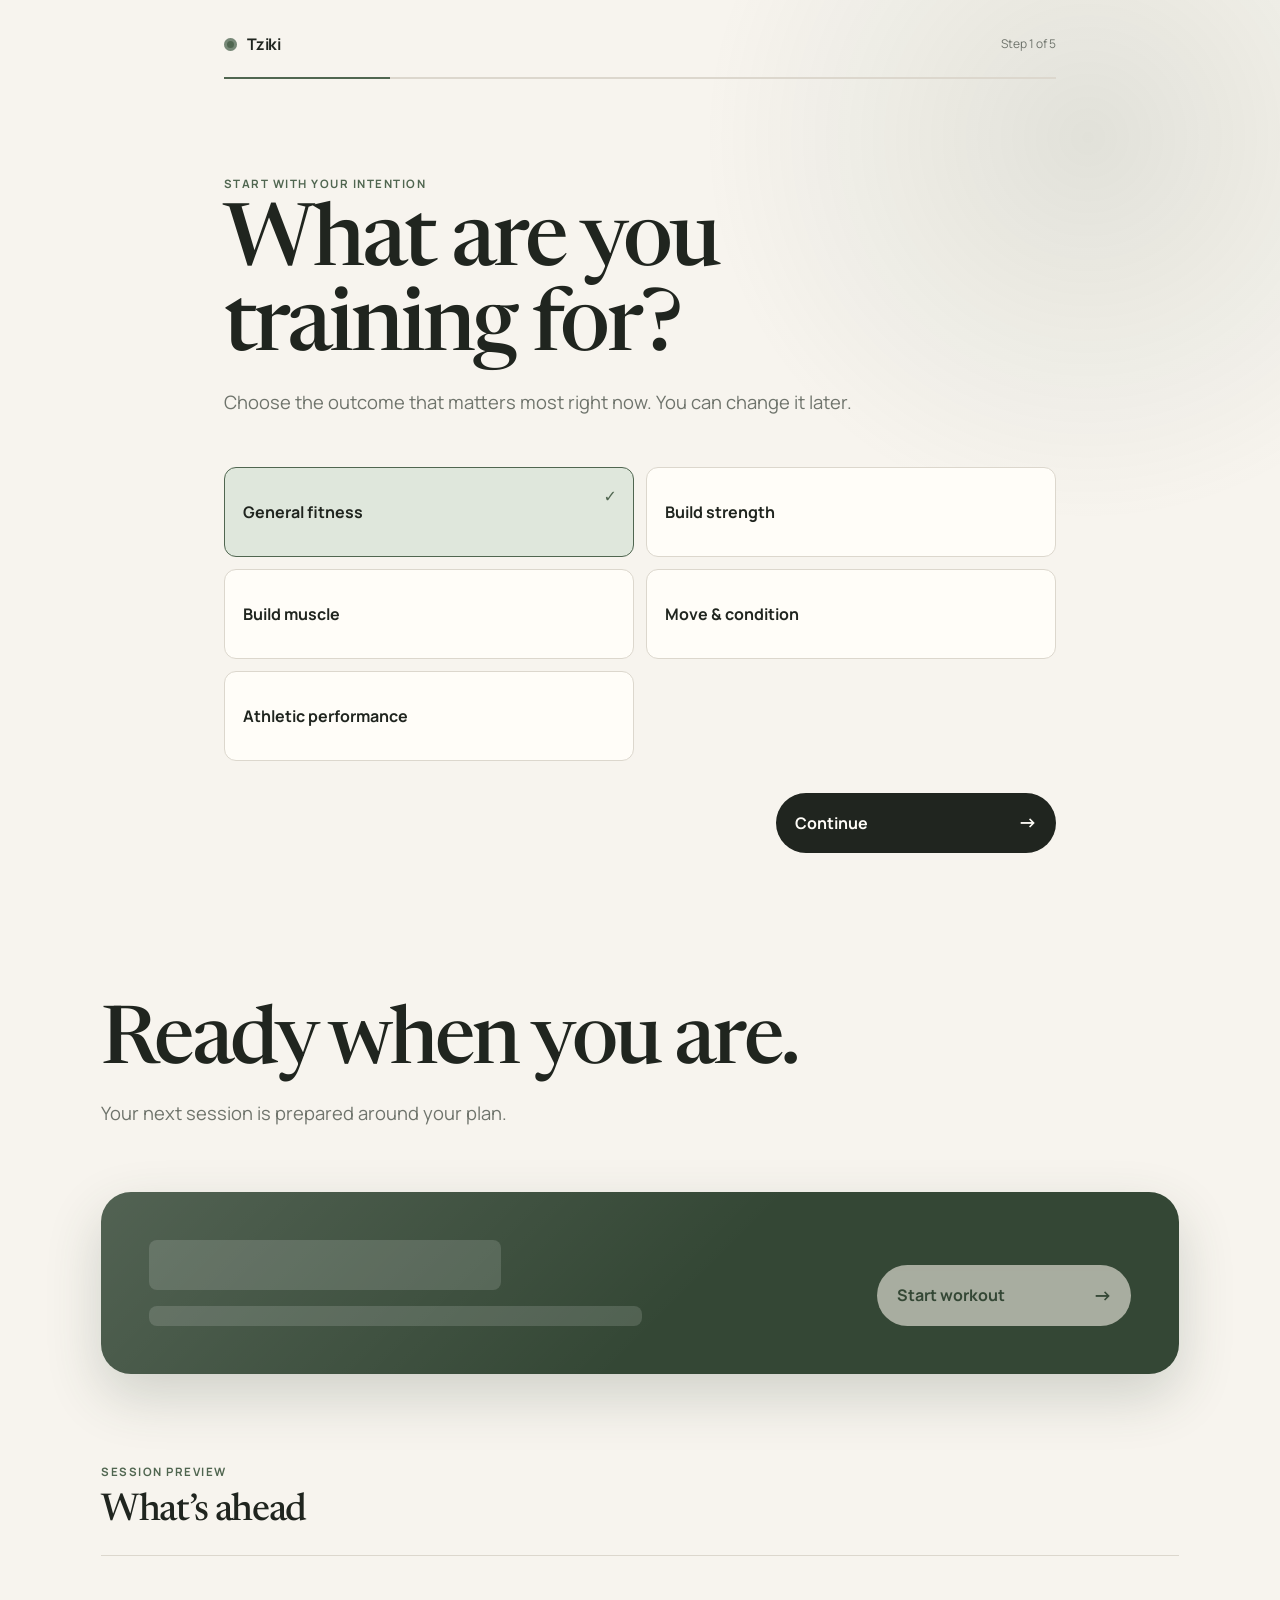
<file: docs/index.html>
<!DOCTYPE html>
<html lang="en">
<head>
  <meta charset="UTF-8" />
  <meta name="viewport" content="width=device-width, initial-scale=1, viewport-fit=cover" />
  <meta name="theme-color" content="#f7f4ee" />
  <meta name="apple-mobile-web-app-capable" content="yes" />
  <meta name="apple-mobile-web-app-status-bar-style" content="default" />
  <meta name="mobile-web-app-capable" content="yes" />
  <title>Tziki Gym Bro</title>
  <script>
    (function () {
      try {
        var lang = localStorage.getItem("gym-trainer-lang");
        if (lang === "he") {
          document.documentElement.lang = "he";
          document.documentElement.dir = "rtl";
        }
      } catch (e) {}
    })();
  </script>
  <link rel="preconnect" href="https://fonts.googleapis.com" />
  <link rel="preconnect" href="https://fonts.gstatic.com" crossorigin />
  <link href="https://fonts.googleapis.com/css2?family=Heebo:wght@400;500;600;700&family=Manrope:wght@400;500;600;700&family=Newsreader:opsz,wght@6..72,500;6..72,600&display=swap" rel="stylesheet" />
  <link rel="stylesheet" href="./styles.css" />
  <link rel="manifest" href="./manifest.webmanifest" />
  <link rel="apple-touch-icon" href="./icons/icon-192.png" />
</head>
<body>
  <header class="app-header">
    <button type="button" class="brand-button" data-route="gym" aria-label="Tziki Gym Bro home">
      <span class="brand-dot" aria-hidden="true"></span>
      <span>Tziki</span>
    </button>
    <div class="header-actions">
      <button type="button" class="text-button mode-switch" id="kb-shortcut" data-route="kettlebell" data-i18n="kettlebell">Kettlebell</button>
      <button type="button" class="text-button mode-switch" id="swim-shortcut" data-route="swim" data-i18n="swim">Swim</button>
      <button type="button" class="icon-button" id="menu-toggle" aria-label="Open menu" aria-expanded="false">
        <span></span><span></span>
      </button>
    </div>
  </header>

  <aside id="app-menu" class="app-menu" hidden>
    <div class="menu-backdrop" data-menu-close></div>
    <nav class="menu-sheet" aria-label="App menu">
      <div class="menu-head">
        <p class="eyebrow" data-i18n="navigate">Navigate</p>
        <button type="button" class="icon-button close-button" data-menu-close aria-label="Close menu">×</button>
      </div>
      <button type="button" class="menu-link" data-route="gym"><span data-i18n="today">Today</span><span>01</span></button>
      <button type="button" class="menu-link" data-route="history"><span data-i18n="history">History</span><span>02</span></button>
      <button type="button" class="menu-link" data-route="library"><span data-i18n="library">Library</span><span>03</span></button>
      <button type="button" class="menu-link" data-route="swim"><span data-i18n="swim">Swim</span><span>04</span></button>
      <button type="button" class="menu-link" data-route="kettlebell"><span data-i18n="kettlebell">Kettlebell</span><span>05</span></button>
      <button type="button" class="menu-link" data-route="settings"><span data-i18n="settings">Settings</span><span>06</span></button>
    </nav>
  </aside>

  <main id="app-main">
    <section id="screen-onboarding" class="screen onboarding-screen" hidden>
      <div class="onboarding-shell">
        <div class="onboarding-top">
          <span class="brand-lockup"><span class="brand-dot"></span> Tziki</span>
          <span id="onboarding-step-label" class="step-label"></span>
        </div>
        <div class="progress-line" aria-hidden="true"><span id="onboarding-progress"></span></div>
        <div id="onboarding-content" class="onboarding-content"></div>
      </div>
    </section>

    <section id="screen-gym" class="screen gym-screen">
      <div id="gym-home" class="page-shell home-shell">
        <div class="home-intro">
          <p class="eyebrow" id="home-date"></p>
          <h1 data-i18n="ready_title">Ready when you are.</h1>
          <p class="lede" data-i18n="ready_lede">Your next session is prepared around your plan.</p>
        </div>
        <article id="today-card" class="today-card">
          <div id="today-card-content" class="today-card-content">
            <div class="skeleton title-skeleton"></div>
            <div class="skeleton line-skeleton"></div>
          </div>
          <button type="button" id="start-workout" class="primary-action" disabled>
            <span data-i18n="start_workout">Start workout</span>
            <span aria-hidden="true">→</span>
          </button>
        </article>
        <section class="preview-section">
          <div class="section-heading">
            <div>
              <p class="eyebrow" data-i18n="session_preview">Session preview</p>
              <h2 data-i18n="whats_ahead">What’s ahead</h2>
            </div>
            <span id="preview-count" class="quiet-meta"></span>
          </div>
          <div id="home-preview" class="home-preview"></div>
        </section>
      </div>

      <div id="workout-view" class="workout-view" hidden>
        <div class="workout-topbar">
          <button type="button" class="back-button" id="workout-home" aria-label="Back to today">←</button>
          <div>
            <p class="eyebrow" data-i18n="in_progress">In progress</p>
            <strong id="workout-title"></strong>
          </div>
          <span id="workout-progress-label" class="quiet-meta"></span>
        </div>
        <div class="workout-progress"><span id="workout-progress-bar"></span></div>
        <div id="workout-board" class="workout-board"></div>
      </div>

      <div id="summary-view" class="summary-view" hidden></div>
    </section>

    <section id="screen-history" class="screen page-shell" hidden>
      <div class="page-title-row">
        <div>
          <p class="eyebrow" data-i18n="history_eyebrow">Log</p>
          <h1 data-i18n="history">History</h1>
          <p class="lede" data-i18n="history_lede">Every set from a finished workout, in one table.</p>
        </div>
        <button type="button" class="back-button desktop-back" data-route="gym" aria-label="Back">←</button>
      </div>
      <p id="history-count" class="quiet-meta"></p>
      <div id="history-table-wrap" class="history-table-wrap"></div>
    </section>

    <section id="screen-library" class="screen page-shell" hidden>
      <div class="page-title-row">
        <div>
          <p class="eyebrow" data-i18n="explore">Explore</p>
          <h1 data-i18n="movement_library">Movement library</h1>
          <p class="lede" data-i18n="library_lede">Discover movements by the way your body trains.</p>
        </div>
        <button type="button" class="back-button desktop-back" data-route="gym" aria-label="Back">←</button>
      </div>
      <label class="search-field">
        <span class="sr-only" data-i18n="search">Search</span>
        <span aria-hidden="true">⌕</span>
        <input id="library-search" type="search" data-i18n-placeholder="search_exercises" placeholder="Search exercises" autocomplete="off" />
      </label>
      <div id="library-categories" class="category-strip"></div>
      <div id="library-grid" class="library-grid"></div>
      <div id="library-detail" class="detail-sheet" hidden></div>
    </section>

    <section id="screen-swim" class="screen page-shell swim-screen" hidden>
      <div class="page-title-row">
        <div>
          <p class="eyebrow">Total Immersion</p>
          <h1 data-i18n="swim_title">Build your swim.</h1>
          <p class="lede" data-i18n="swim_lede">Compose a focused technique session from the drill progression.</p>
        </div>
        <button type="button" class="back-button desktop-back" data-route="gym" aria-label="Back">←</button>
      </div>
      <div id="ti-curriculum" class="ti-curriculum"></div>
      <div id="ti-active" class="ti-active-session" hidden></div>
      <div id="ti-builder"></div>
      <section class="ti-progress-section">
        <div class="section-heading">
          <div>
            <p class="eyebrow" data-i18n="swim_progress">Swim progress</p>
            <h2 data-i18n="recent_swims">Recent swims</h2>
          </div>
        </div>
        <div id="ti-progress"></div>
      </section>
    </section>

    <section id="screen-kettlebell" class="screen page-shell kb-screen" hidden>
      <div class="page-title-row" id="kb-heading">
        <div>
          <p class="eyebrow" data-i18n="kettlebell">Kettlebell</p>
          <h1 data-i18n="kb_title">One bell. About twenty minutes.</h1>
          <p class="lede" data-i18n="kb_lede">The session is already built. Same weight the whole way. Press start and follow the bell.</p>
        </div>
        <button type="button" class="back-button desktop-back" data-route="gym" aria-label="Back">←</button>
      </div>
      <div id="kb-root"></div>
    </section>

    <section id="screen-settings" class="screen page-shell settings-screen" hidden>
      <div class="page-title-row">
        <div>
          <p class="eyebrow" data-i18n="preferences">Preferences</p>
          <h1 data-i18n="settings">Settings</h1>
          <p class="lede" data-i18n="settings_lede">Keep your training profile current.</p>
        </div>
        <button type="button" class="back-button desktop-back" data-route="gym" aria-label="Back">←</button>
      </div>
      <form id="settings-form" class="settings-form">
        <label class="form-field"><span data-i18n="goal">Goal</span><select id="settings-goal"></select></label>
        <label class="form-field"><span data-i18n="experience">Experience</span><select id="settings-level"></select></label>
        <label class="form-field"><span data-i18n="days_week">Days per week</span><select id="settings-days"></select></label>
        <fieldset class="settings-group">
          <legend data-i18n="equipment">Equipment</legend>
          <div id="settings-equipment" class="choice-grid compact-choices"></div>
        </fieldset>
        <fieldset class="settings-group">
          <legend data-i18n="limitations">Limitations</legend>
          <div id="settings-constraints" class="choice-grid compact-choices"></div>
        </fieldset>
        <div class="settings-language">
          <span data-i18n="language">Language</span>
          <div class="segmented">
            <button type="button" data-language="en">English</button>
            <button type="button" data-language="he">עברית</button>
          </div>
        </div>
        <button type="submit" class="primary-action"><span data-i18n="save_changes">Save changes</span><span>→</span></button>
      </form>
    </section>
  </main>

  <div id="exercise-modal" class="exercise-modal" hidden>
    <button type="button" class="detail-backdrop" data-modal-close aria-label="Close"></button>
    <div id="exercise-dialog" class="exercise-dialog" role="dialog" aria-modal="true" tabindex="-1">
      <button type="button" class="icon-button close-button" data-modal-close aria-label="Close">×</button>
      <div class="carousel-frame">
        <button type="button" class="carousel-arrow" id="carousel-prev" aria-label="Previous drill">‹</button>
        <div id="drill-carousel" class="drill-carousel"></div>
        <button type="button" class="carousel-arrow" id="carousel-next" aria-label="Next drill">›</button>
      </div>
      <p id="carousel-count" class="carousel-count quiet-meta"></p>
      <div id="modal-detail" class="modal-detail"></div>
      <button type="button" class="primary-action finish-exercise" id="finish-exercise"><span></span><span aria-hidden="true">→</span></button>
    </div>
  </div>

  <script src="./app.js" type="module"></script>
</body>
</html>
</file>
<file: docs/styles.css>
:root {
  --canvas: #f7f4ee;
  --surface: #fffdf8;
  --surface-soft: #eee9df;
  --ink: #20251f;
  --muted: #6f746c;
  --line: #dcd7cd;
  --accent: #506650;
  --accent-dark: #344735;
  --accent-soft: #dfe7dc;
  --warm: #b88764;
  --danger: #8f5149;
  --shadow: 0 24px 70px rgba(42, 45, 39, 0.11);
  --radius-sm: 12px;
  --radius: 20px;
  --radius-lg: 30px;
  --font-body: "Manrope", "Heebo", system-ui, sans-serif;
  --font-display: "Newsreader", "Heebo", Georgia, serif;
  --header-h: 76px;
}

* { box-sizing: border-box; }

html {
  min-height: 100%;
  background: var(--canvas);
  color: var(--ink);
  scroll-behavior: smooth;
}

body {
  margin: 0;
  min-height: 100vh;
  font-family: var(--font-body);
  font-size: 16px;
  line-height: 1.55;
  background:
    radial-gradient(circle at 8% 0%, rgba(184, 135, 100, 0.08), transparent 28rem),
    var(--canvas);
}

button, input, select { font: inherit; }
button { color: inherit; }
button, a { -webkit-tap-highlight-color: transparent; }
button:focus-visible, a:focus-visible, input:focus-visible, select:focus-visible {
  outline: 3px solid color-mix(in srgb, var(--accent) 35%, transparent);
  outline-offset: 3px;
}
[hidden] { display: none !important; }

h1, h2, h3, p { margin-top: 0; }
h1, h2 {
  font-family: var(--font-display);
  font-weight: 500;
  letter-spacing: -0.035em;
}
h1 { font-size: clamp(2.5rem, 7vw, 5rem); line-height: 0.98; margin-bottom: 1rem; }
h2 { font-size: clamp(1.65rem, 3vw, 2.4rem); line-height: 1.08; }

.sr-only {
  position: absolute;
  width: 1px;
  height: 1px;
  padding: 0;
  margin: -1px;
  overflow: hidden;
  clip: rect(0, 0, 0, 0);
  white-space: nowrap;
  border: 0;
}

.app-header {
  position: sticky;
  top: 0;
  z-index: 30;
  display: flex;
  align-items: center;
  justify-content: space-between;
  height: 76px;
  padding: env(safe-area-inset-top) clamp(1.1rem, 4vw, 3.25rem) 0;
  border-bottom: 1px solid color-mix(in srgb, var(--line) 65%, transparent);
  background: color-mix(in srgb, var(--canvas) 88%, transparent);
  backdrop-filter: blur(18px);
  -webkit-backdrop-filter: blur(18px);
}

.brand-button, .brand-lockup {
  display: inline-flex;
  align-items: center;
  gap: 0.65rem;
  border: 0;
  background: transparent;
  color: var(--ink);
  font-weight: 700;
  font-size: 1rem;
  letter-spacing: -0.02em;
}
.brand-button { cursor: pointer; padding: 0.5rem 0; }
.brand-dot {
  display: inline-block;
  width: 13px;
  height: 13px;
  border-radius: 50%;
  background: var(--accent);
  box-shadow: inset 0 0 0 3px color-mix(in srgb, white 22%, transparent);
}

.header-actions { display: flex; align-items: center; gap: 0.7rem; }
.text-button {
  border: 0;
  background: transparent;
  padding: 0.6rem 0.75rem;
  color: var(--muted);
  font-weight: 600;
  cursor: pointer;
}
.text-button:hover { color: var(--ink); }

.icon-button, .back-button {
  display: inline-grid;
  place-items: center;
  width: 44px;
  height: 44px;
  border: 1px solid var(--line);
  border-radius: 50%;
  background: var(--surface);
  cursor: pointer;
}
.icon-button > span {
  display: block;
  width: 16px;
  height: 1px;
  margin: 2px;
  background: currentColor;
}
.close-button { font-size: 1.5rem; line-height: 1; }

.app-menu { position: fixed; inset: 0; z-index: 80; }
.menu-backdrop { position: absolute; inset: 0; background: rgba(31, 36, 31, 0.28); backdrop-filter: blur(4px); }
.menu-sheet {
  position: absolute;
  top: 0;
  right: 0;
  width: min(100%, 440px);
  height: 100%;
  padding: max(1.4rem, env(safe-area-inset-top)) 1.5rem 2rem;
  background: var(--surface);
  box-shadow: var(--shadow);
  animation: slide-in 220ms ease both;
}
[dir="rtl"] .menu-sheet { right: auto; left: 0; }
.menu-head { display: flex; align-items: center; justify-content: space-between; margin-bottom: 2.5rem; }
.menu-link {
  display: flex;
  justify-content: space-between;
  width: 100%;
  padding: 1.25rem 0;
  border: 0;
  border-bottom: 1px solid var(--line);
  background: transparent;
  font: 500 2rem/1.1 var(--font-display);
  cursor: pointer;
  text-align: start;
}
.menu-link span:last-child { color: var(--muted); font: 500 0.7rem/1 var(--font-body); }
.menu-open { overflow: hidden; }

.screen { min-height: calc(100vh - 76px); }
.page-shell, .home-shell, .workout-view, .summary-view {
  width: min(1180px, 100%);
  margin: 0 auto;
  padding: clamp(2.2rem, 6vw, 5.5rem) clamp(1.1rem, 4vw, 3.25rem) 5rem;
}
.eyebrow {
  margin-bottom: 0.65rem;
  color: var(--accent);
  font-size: 0.72rem;
  font-weight: 700;
  letter-spacing: 0.13em;
  text-transform: uppercase;
}
.lede { max-width: 42rem; color: var(--muted); font-size: clamp(1rem, 2vw, 1.15rem); }
.quiet-meta { color: var(--muted); font-size: 0.78rem; }

.home-intro { max-width: 47rem; margin-bottom: clamp(2rem, 5vw, 4.5rem); }
.today-card {
  display: grid;
  grid-template-columns: 1fr minmax(220px, 0.36fr);
  gap: 1.5rem;
  align-items: end;
  padding: clamp(1.5rem, 4vw, 3rem);
  overflow: hidden;
  border-radius: var(--radius-lg);
  background:
    linear-gradient(135deg, rgba(255,255,255,0.15), transparent 55%),
    var(--accent-dark);
  color: #f8f5ed;
  box-shadow: 0 22px 55px rgba(52, 71, 53, 0.2);
}
.today-card h2 { margin: 0 0 1.25rem; font-size: clamp(2.2rem, 5vw, 4rem); }
.today-card .eyebrow { color: #c8d5c5; }
.today-meta { display: flex; flex-wrap: wrap; gap: 0.6rem 1.4rem; color: #d8dfd4; font-size: 0.82rem; }
.primary-action {
  display: flex;
  align-items: center;
  justify-content: space-between;
  gap: 1rem;
  width: 100%;
  min-height: 58px;
  padding: 0.95rem 1.2rem;
  border: 0;
  border-radius: 999px;
  background: var(--ink);
  color: #fffdf8;
  font-weight: 700;
  text-decoration: none;
  cursor: pointer;
  transition: transform 160ms ease, background 160ms ease;
}
.today-card .primary-action { background: #f6f1e7; color: var(--accent-dark); }
.primary-action:hover { transform: translateY(-2px); }
.primary-action:disabled { cursor: wait; opacity: 0.6; transform: none; }
.primary-action > span:last-child { font-size: 1.2rem; }

.preview-section, .queue-section, .ti-progress-section { margin-top: clamp(3rem, 7vw, 6rem); }
.section-heading {
  display: flex;
  align-items: end;
  justify-content: space-between;
  gap: 1rem;
  margin-bottom: 1.4rem;
}
.section-heading h2 { margin: 0; }
.section-heading.compact { align-items: center; }
.section-heading.compact h2 { font: 600 1rem/1.2 var(--font-body); letter-spacing: -0.02em; }
.home-preview { border-top: 1px solid var(--line); }
.preview-row {
  display: grid;
  grid-template-columns: 42px 58px 1fr;
  align-items: center;
  gap: 1rem;
  min-height: 88px;
  padding: 0.75rem 0;
  border-bottom: 1px solid var(--line);
}
.preview-row img { width: 58px; height: 64px; object-fit: cover; object-position: top; border-radius: 10px; background: var(--surface-soft); }
.preview-number { color: var(--muted); font-size: 0.72rem; }
.preview-row strong, .preview-row span { display: block; }
.preview-row strong { margin-bottom: 0.2rem; font-size: 0.95rem; }
.preview-row div span { color: var(--muted); font-size: 0.75rem; }

.page-title-row {
  display: flex;
  justify-content: space-between;
  align-items: flex-start;
  gap: 2rem;
  margin-bottom: clamp(2rem, 5vw, 4rem);
}
.page-title-row h1 { margin-bottom: 0.75rem; }

.workout-view { padding-top: 2rem; }
.workout-topbar {
  display: grid;
  grid-template-columns: auto 1fr auto;
  align-items: center;
  gap: 1rem;
  margin-bottom: 1rem;
}
.workout-topbar p { margin: 0 0 0.1rem; }
.workout-progress { height: 3px; margin-bottom: clamp(1.5rem, 4vw, 3.5rem); overflow: hidden; border-radius: 3px; background: var(--line); }
.workout-progress span { display: block; height: 100%; background: var(--accent); transition: width 240ms ease; }
.exercise-focus {
  display: grid;
  grid-template-columns: minmax(300px, 0.8fr) minmax(360px, 1.2fr);
  overflow: hidden;
  border: 1px solid var(--line);
  border-radius: var(--radius-lg);
  background: var(--surface);
  box-shadow: var(--shadow);
}
.focus-art {
  position: relative;
  min-height: 580px;
  background: var(--surface-soft);
}
.focus-art img { width: 100%; height: 100%; max-height: 680px; object-fit: cover; object-position: center top; display: block; }
.focus-index {
  position: absolute;
  top: 1rem;
  left: 1rem;
  display: grid;
  place-items: center;
  width: 42px;
  height: 42px;
  border-radius: 50%;
  background: rgba(255, 253, 248, 0.9);
  font-size: 0.75rem;
  font-weight: 700;
  backdrop-filter: blur(8px);
}
[dir="rtl"] .focus-index { left: auto; right: 1rem; }
.focus-body { padding: clamp(1.4rem, 4vw, 3.2rem); }
.focus-heading { display: flex; align-items: flex-start; justify-content: space-between; gap: 1rem; }
.focus-heading h1 { margin-bottom: 0.8rem; font-size: clamp(2.3rem, 5vw, 4.2rem); }
.soft-button, .category-chip, .feel-btn {
  border: 1px solid var(--line);
  border-radius: 999px;
  background: transparent;
  padding: 0.6rem 0.9rem;
  color: var(--muted);
  font-size: 0.78rem;
  font-weight: 600;
  cursor: pointer;
}
.soft-button:hover, .category-chip.is-active, .category-chip:hover { border-color: var(--accent); color: var(--accent); background: var(--accent-soft); }
.exercise-cue { max-width: 40rem; color: var(--muted); font-size: 1rem; }
.demo-link { display: inline-block; margin-bottom: 1.5rem; color: var(--accent); font-size: 0.8rem; font-weight: 700; text-decoration: none; }

.set-table { margin: 0 0 1.5rem; border-top: 1px solid var(--line); }
.set-table-head, .set-row {
  display: grid;
  grid-template-columns: 54px 1fr 1fr;
  gap: 0.7rem;
  align-items: center;
  min-height: 54px;
  border-bottom: 1px solid var(--line);
}
.set-table-head { color: var(--muted); font-size: 0.68rem; font-weight: 700; letter-spacing: 0.08em; text-transform: uppercase; }
.set-row > span { color: var(--muted); font-size: 0.78rem; }
.set-row input {
  width: 100%;
  padding: 0.55rem 0.65rem;
  border: 1px solid transparent;
  border-radius: 9px;
  background: var(--canvas);
  color: var(--ink);
  text-align: center;
}
.set-row input:focus { border-color: var(--accent); }
.finish-exercise { margin-top: 1.5rem; }

.exercise-queue { border-top: 1px solid var(--line); }
.queue-row {
  display: grid;
  grid-template-columns: 42px 1fr auto;
  gap: 0.9rem;
  align-items: center;
  width: 100%;
  min-height: 70px;
  padding: 0.75rem 0;
  border: 0;
  border-bottom: 1px solid var(--line);
  background: transparent;
  text-align: start;
  cursor: pointer;
}
.queue-row strong, .queue-row small { display: block; }
.queue-row small { margin-top: 0.15rem; color: var(--muted); }
.queue-status { color: var(--muted); font-size: 0.7rem; }
.queue-row.is-current strong { color: var(--accent); }
.queue-row.is-complete { opacity: 0.56; }
.queue-row.is-complete strong { text-decoration: line-through; }

.swap-panel { margin: 1.2rem 0; padding: 1rem; border-radius: var(--radius); background: var(--canvas); }
.swap-option {
  display: grid;
  grid-template-columns: 50px 1fr auto;
  align-items: center;
  gap: 0.8rem;
  width: 100%;
  padding: 0.65rem 0;
  border: 0;
  border-bottom: 1px solid var(--line);
  background: transparent;
  text-align: start;
  cursor: pointer;
}
.swap-option img { width: 50px; height: 56px; border-radius: 8px; object-fit: cover; object-position: top; }
.swap-option strong, .swap-option small { display: block; }
.swap-option small { color: var(--muted); }

.summary-view { display: grid; place-items: center; min-height: calc(100vh - 76px); }
.summary-card { width: min(620px, 100%); padding: clamp(2rem, 6vw, 4rem); border-radius: var(--radius-lg); background: var(--surface); box-shadow: var(--shadow); text-align: center; }
.summary-mark, .recommendation-mark {
  display: grid;
  place-items: center;
  width: 60px;
  height: 60px;
  margin: 0 auto 1.5rem;
  border-radius: 50%;
  background: var(--accent-soft);
  color: var(--accent);
  font-size: 1.4rem;
}
.summary-card .lede { margin-inline: auto; }
.summary-card .text-button { display: block; margin: 0.35rem auto 0; }
.summary-stats { display: grid; grid-template-columns: repeat(3, 1fr); margin: 2.3rem 0; border-block: 1px solid var(--line); }
.summary-stats div { padding: 1.25rem 0.5rem; border-inline-end: 1px solid var(--line); }
.summary-stats div:last-child { border-inline-end: 0; }
.summary-stats strong, .summary-stats span { display: block; }
.summary-stats strong { font: 500 2rem/1 var(--font-display); }
.summary-stats span { margin-top: 0.35rem; color: var(--muted); font-size: 0.7rem; }

body.is-workout {
  height: 100dvh;
  overflow: hidden;
  overscroll-behavior: none;
}
body.is-workout #app-main,
body.is-workout #screen-gym {
  height: calc(100dvh - var(--header-h));
  min-height: 0;
  overflow: hidden;
}
body.is-workout .workout-view {
  display: flex;
  flex-direction: column;
  height: 100%;
  overflow: hidden;
  padding: 0.55rem 0.8rem calc(0.65rem + env(safe-area-inset-bottom));
}
body.is-workout .workout-topbar { margin-bottom: 0.45rem; }
body.is-workout .workout-progress { margin-bottom: 0.55rem; flex: none; }
body.is-workout .workout-topbar strong {
  display: block;
  overflow: hidden;
  font-size: 0.95rem;
  white-space: nowrap;
  text-overflow: ellipsis;
}

.workout-board {
  flex: 1;
  min-height: 0;
  display: grid;
  grid-template-columns: repeat(var(--board-cols, 3), minmax(0, 1fr));
  grid-template-rows: repeat(var(--board-rows, 4), minmax(0, 1fr));
  gap: 0.4rem;
}
.board-tile {
  min-width: 0;
  min-height: 0;
  display: flex;
  flex-direction: column;
  justify-content: space-between;
  gap: 0.1rem;
  padding: 0.4rem 0.5rem;
  overflow: hidden;
  border: 1px solid var(--line);
  border-radius: 12px;
  background: var(--surface);
  text-align: start;
  cursor: pointer;
  touch-action: manipulation;
}
.board-tile:hover, .board-tile:focus-visible { border-color: var(--accent); }
.tile-top {
  display: flex;
  justify-content: space-between;
  color: var(--muted);
  font-size: 0.65rem;
  font-weight: 700;
}
.tile-name {
  font-size: clamp(0.72rem, 1.5vw, 0.98rem);
  line-height: 1.15;
  letter-spacing: -0.02em;
  overflow: hidden;
  display: -webkit-box;
  -webkit-line-clamp: 2;
  -webkit-box-orient: vertical;
}
.tile-meta {
  color: var(--muted);
  font-size: 0.68rem;
  white-space: nowrap;
  overflow: hidden;
  text-overflow: ellipsis;
}
.tile-check { color: var(--accent); min-width: 0.8rem; }
.board-tile.is-complete { background: var(--accent-soft); border-color: transparent; }
.board-tile.is-complete .tile-name { text-decoration: line-through; }

.exercise-modal {
  position: fixed;
  inset: 0;
  z-index: 90;
  display: grid;
  place-items: end center;
  padding: 0.6rem;
}
@media (min-width: 720px) {
  .exercise-modal { place-items: center; }
}
.exercise-dialog {
  position: relative;
  display: flex;
  flex-direction: column;
  gap: 0.55rem;
  width: min(640px, 100%);
  max-height: calc(100dvh - 1rem);
  padding: 0.85rem 0.85rem 0.95rem;
  overflow: hidden;
  border-radius: 24px;
  background: var(--surface);
  box-shadow: var(--shadow);
}
.exercise-dialog .close-button {
  position: absolute;
  top: 0.55rem;
  right: 0.55rem;
  z-index: 2;
  width: 36px;
  height: 36px;
}
[dir="rtl"] .exercise-dialog .close-button { right: auto; left: 0.55rem; }
.carousel-frame {
  display: grid;
  grid-template-columns: auto minmax(0, 1fr) auto;
  align-items: center;
  gap: 0.35rem;
}
.carousel-arrow {
  width: 36px;
  height: 36px;
  border: 1px solid var(--line);
  border-radius: 50%;
  background: var(--canvas);
  font-size: 1.4rem;
  line-height: 1;
  cursor: pointer;
}
.carousel-arrow:hover { border-color: var(--accent); color: var(--accent); }
.drill-carousel { overflow: hidden; touch-action: pan-y; user-select: none; }
.carousel-track { display: flex; width: 100%; }
.carousel-slide {
  display: grid;
  grid-template-columns: 112px minmax(0, 1fr);
  gap: 0.75rem;
  align-items: center;
  flex: 0 0 100%;
  min-width: 100%;
}
.carousel-slide img, .slide-fallback {
  width: 100%;
  height: 132px;
  object-fit: cover;
  object-position: top center;
  border-radius: 14px;
  background: var(--surface-soft);
}
.slide-fallback {
  display: grid;
  place-items: center;
  padding: 0.4rem;
  color: var(--muted);
  font-size: 0.72rem;
  font-weight: 700;
  letter-spacing: 0.04em;
  text-align: center;
  text-transform: uppercase;
}
.slide-copy { min-width: 0; padding-inline-end: 1.8rem; }
.slide-copy h2 { margin: 0 0 0.25rem; font-size: clamp(1.35rem, 4vw, 2rem); }
.slide-copy .exercise-cue {
  margin: 0 0 0.35rem;
  display: -webkit-box;
  -webkit-line-clamp: 3;
  -webkit-box-orient: vertical;
  overflow: hidden;
  font-size: 0.85rem;
}
.carousel-count { min-height: 1rem; margin: 0; }
.modal-detail { min-height: 0; overflow: auto; }
.exercise-dialog .set-table { margin-bottom: 0; }
.exercise-dialog .set-table-head, .exercise-dialog .set-row { min-height: 42px; }
.exercise-dialog .finish-exercise { flex: none; margin-top: 0; }
.flow-moves {
  display: grid;
  grid-template-columns: 1fr 1fr;
  gap: 0.2rem 0.75rem;
  margin: 0 0 0.7rem;
  padding: 0;
  list-style: none;
  color: var(--muted);
  font-size: 0.78rem;
}
.flow-moves li { display: flex; gap: 0.35rem; min-width: 0; }
.flow-moves span { color: var(--accent); font-weight: 700; }

.history-table-wrap { overflow-x: auto; border-top: 1px solid var(--line); }
.history-table { width: 100%; border-collapse: collapse; font-size: 0.86rem; }
.history-table th {
  padding: 0.7rem 0.55rem;
  border-bottom: 1px solid var(--line);
  color: var(--muted);
  font-size: 0.68rem;
  font-weight: 700;
  letter-spacing: 0.08em;
  text-align: start;
  text-transform: uppercase;
  white-space: nowrap;
}
.history-table td {
  padding: 0.65rem 0.55rem;
  border-bottom: 1px solid var(--line);
  vertical-align: top;
}
.history-table td strong, .history-table td small { display: block; }
.history-table td small { color: var(--muted); font-size: 0.72rem; }
.history-table tr.is-stripe td { background: color-mix(in srgb, var(--surface-soft) 65%, transparent); }
.history-table td:nth-child(3),
.history-table td:nth-child(5),
.history-table td:nth-child(6) { white-space: nowrap; }

.onboarding-screen {
  display: grid;
  min-height: 100vh;
  background:
    radial-gradient(circle at 85% 15%, rgba(80, 102, 80, 0.13), transparent 24rem),
    var(--canvas);
}
.onboarding-shell { display: flex; flex-direction: column; width: min(960px, 100%); min-height: 100vh; margin: 0 auto; padding: 2rem clamp(1.1rem, 5vw, 4rem) 3rem; }
.onboarding-top { display: flex; justify-content: space-between; align-items: center; }
.step-label { color: var(--muted); font-size: 0.75rem; }
.progress-line { height: 2px; margin-top: 1.25rem; background: var(--line); }
.progress-line span { display: block; height: 100%; background: var(--accent); transition: width 220ms ease; }
.onboarding-content { display: flex; flex: 1; flex-direction: column; justify-content: center; padding: clamp(2.5rem, 8vw, 6rem) 0 1rem; }
.onboarding-copy { max-width: 650px; margin-bottom: 2rem; }
.onboarding-copy h1 { font-size: clamp(2.8rem, 8vw, 5.4rem); }
.choice-grid { display: grid; grid-template-columns: repeat(2, minmax(0, 1fr)); gap: 0.75rem; }
.choice-grid.three { grid-template-columns: repeat(3, 1fr); }
.equipment-grid { grid-template-columns: repeat(3, 1fr); }
.choice-card {
  position: relative;
  min-height: 90px;
  padding: 1.15rem 3rem 1.15rem 1.15rem;
  border: 1px solid var(--line);
  border-radius: var(--radius-sm);
  background: var(--surface);
  text-align: start;
  cursor: pointer;
  transition: border-color 150ms ease, background 150ms ease, transform 150ms ease;
}
[dir="rtl"] .choice-card { padding: 1.15rem 1.15rem 1.15rem 3rem; }
.choice-card:hover { transform: translateY(-1px); border-color: var(--accent); }
.choice-card.is-selected { border-color: var(--accent); background: var(--accent-soft); }
.choice-card strong, .choice-card small { display: block; }
.choice-card small { margin-top: 0.3rem; color: var(--muted); font-size: 0.7rem; }
.choice-check { position: absolute; top: 1rem; right: 1rem; color: var(--accent); font-weight: 700; }
[dir="rtl"] .choice-check { right: auto; left: 1rem; }
.onboarding-actions { display: flex; align-items: center; justify-content: space-between; gap: 1rem; margin-top: 2rem; }
.onboarding-actions .primary-action { max-width: 280px; }
.recommendation-card { padding: clamp(1.5rem, 4vw, 2.5rem); border: 1px solid var(--line); border-radius: var(--radius-lg); background: var(--surface); box-shadow: var(--shadow); }
.recommendation-card .recommendation-mark { margin: 0 0 1.2rem; }
.recommendation-card h2 { margin-bottom: 0.6rem; }
.recommendation-card > p:not(.eyebrow) { color: var(--muted); }
.recommendation-meta { display: flex; flex-wrap: wrap; gap: 0.5rem; margin-top: 1.25rem; }
.recommendation-meta span, .detail-meta span { padding: 0.45rem 0.75rem; border-radius: 999px; background: var(--canvas); color: var(--muted); font-size: 0.72rem; }

.search-field {
  display: flex;
  align-items: center;
  gap: 0.7rem;
  max-width: 580px;
  margin-bottom: 1rem;
  padding: 0 1rem;
  border: 1px solid var(--line);
  border-radius: 999px;
  background: var(--surface);
}
.search-field input { width: 100%; padding: 0.85rem 0; border: 0; outline: 0; background: transparent; color: var(--ink); }
.category-strip { display: flex; gap: 0.5rem; margin-bottom: 2rem; padding: 0.4rem 0; overflow-x: auto; scrollbar-width: none; }
.category-chip { flex: 0 0 auto; }
.library-grid { display: grid; grid-template-columns: repeat(3, 1fr); gap: 1rem; }
.library-card {
  padding: 0;
  overflow: hidden;
  border: 1px solid var(--line);
  border-radius: var(--radius);
  background: var(--surface);
  text-align: start;
  cursor: pointer;
  transition: transform 160ms ease, box-shadow 160ms ease;
}
.library-card:hover { transform: translateY(-3px); box-shadow: var(--shadow); }
.library-art { height: 280px; margin-bottom: 1rem; overflow: hidden; background: var(--surface-soft); }
.library-art img { width: 100%; height: 100%; object-fit: cover; object-position: top; transition: transform 260ms ease; }
.library-card:hover img { transform: scale(1.025); }
.library-card > span, .library-card > strong, .library-card > small { display: block; margin-inline: 1rem; }
.library-card > strong { margin-bottom: 0.35rem; font-size: 1rem; }
.library-card > small { min-height: 3.5em; margin-bottom: 1.1rem; color: var(--muted); }
.empty-state { grid-column: 1 / -1; padding: 3rem; color: var(--muted); text-align: center; }

.detail-sheet { position: fixed; inset: 0; z-index: 70; display: grid; place-items: center; padding: 1rem; }
.detail-backdrop { position: absolute; inset: 0; border: 0; background: rgba(31, 36, 31, 0.35); backdrop-filter: blur(6px); }
.detail-card { position: relative; width: min(520px, 100%); max-height: calc(100vh - 2rem); padding: 1.2rem; overflow-y: auto; border-radius: var(--radius-lg); background: var(--surface); box-shadow: var(--shadow); }
.detail-card > img { display: block; width: 100%; max-height: 430px; margin-bottom: 1.4rem; object-fit: cover; object-position: top; border-radius: calc(var(--radius-lg) - 10px); background: var(--surface-soft); }
.detail-card .close-button { position: absolute; top: 1.8rem; right: 1.8rem; z-index: 2; }
[dir="rtl"] .detail-card .close-button { right: auto; left: 1.8rem; }
.detail-card h2 { margin-bottom: 0.5rem; font-size: 2.2rem; }
.detail-meta { display: flex; flex-wrap: wrap; gap: 0.5rem; margin: 1.2rem 0; }

.settings-form { display: grid; grid-template-columns: repeat(2, minmax(0, 1fr)); gap: 1.2rem; max-width: 820px; }
.form-field { display: flex; flex-direction: column; gap: 0.45rem; color: var(--muted); font-size: 0.75rem; font-weight: 700; }
.form-field select {
  min-height: 50px;
  padding: 0.7rem 0.8rem;
  border: 1px solid var(--line);
  border-radius: var(--radius-sm);
  background: var(--surface);
  color: var(--ink);
}
.settings-group, .settings-language { grid-column: 1 / -1; margin: 0; padding: 1.4rem; border: 1px solid var(--line); border-radius: var(--radius); background: var(--surface); }
.settings-group legend { padding: 0 0.4rem; font-weight: 700; }
.compact-choices { grid-template-columns: repeat(3, 1fr); }
.check-choice { display: flex; align-items: center; gap: 0.6rem; padding: 0.65rem; border-radius: 10px; background: var(--canvas); font-size: 0.8rem; cursor: pointer; }
.check-choice input { accent-color: var(--accent); }
.settings-language { display: flex; align-items: center; justify-content: space-between; gap: 1rem; font-weight: 700; }
.segmented { display: inline-flex; padding: 3px; border-radius: 999px; background: var(--canvas); }
.segmented button { border: 0; border-radius: 999px; background: transparent; padding: 0.45rem 0.8rem; color: var(--muted); cursor: pointer; }
.segmented button.is-active { background: var(--surface); color: var(--ink); box-shadow: 0 2px 8px rgba(0,0,0,0.07); }
.settings-form > .primary-action { grid-column: 1 / -1; max-width: 300px; }

/* Swim */
.ti-curriculum { display: grid; grid-template-columns: repeat(6, 1fr); margin-bottom: 2rem; border-block: 1px solid var(--line); }
.ti-phase-step { padding: 1rem 0.5rem; text-align: center; }
.ti-phase-step span, .ti-phase-step strong, .ti-phase-step small { display: block; }
.ti-phase-step span { color: var(--accent); font-size: 0.65rem; }
.ti-phase-step strong { margin: 0.2rem 0; font-size: 0.74rem; }
.ti-phase-step small { color: var(--muted); font-size: 0.65rem; }
.ti-builder-grid { display: grid; grid-template-columns: minmax(300px, 0.7fr) minmax(0, 1.3fr); gap: 1.5rem; align-items: start; }
.ti-build-card { position: sticky; top: 96px; padding: 1.5rem; border: 1px solid var(--line); border-radius: var(--radius); background: var(--surface); }
.ti-build-card h2, .ti-section-head h2 { margin-bottom: 0.4rem; }
.field { display: flex; flex-direction: column; gap: 0.35rem; margin: 0.9rem 0; color: var(--muted); font-size: 0.7rem; font-weight: 700; }
.field input, .field select { min-height: 44px; padding: 0.6rem 0.7rem; border: 1px solid var(--line); border-radius: 10px; background: var(--canvas); color: var(--ink); }
.ti-session-settings { display: grid; grid-template-columns: 1fr 110px; gap: 0.75rem; }
.ti-selected-list { margin: 1rem 0; }
.ti-selected-row { display: grid; grid-template-columns: 24px 1fr 80px auto; align-items: center; gap: 0.5rem; padding: 0.6rem 0; border-bottom: 1px solid var(--line); }
.ti-selected-row strong, .ti-selected-row span { display: block; font-size: 0.74rem; }
.ti-order { color: var(--muted); }
.ti-row-actions { display: flex; }
.ti-icon-btn { width: 28px; height: 28px; padding: 0; border: 0; background: transparent; cursor: pointer; }
.ti-build-summary { display: flex; justify-content: space-between; gap: 1rem; margin: 1rem 0; color: var(--muted); font-size: 0.7rem; }
.ti-phase-filters { display: flex; flex-wrap: wrap; gap: 0.4rem; margin: 1rem 0; }
.chip-btn { padding: 0.45rem 0.7rem; border: 1px solid var(--line); border-radius: 999px; background: transparent; color: var(--muted); font-size: 0.7rem; cursor: pointer; }
.chip-btn.is-active { border-color: var(--accent); background: var(--accent-soft); color: var(--accent); }
.ti-drill-grid { display: grid; grid-template-columns: repeat(2, 1fr); gap: 0.9rem; }
.ti-drill-card { padding: 1rem; border: 1px solid var(--line); border-radius: var(--radius); background: var(--surface); }
.ti-drill-image { width: 100%; height: 240px; object-fit: cover; object-position: top; border-radius: var(--radius-sm); background: var(--surface-soft); }
.ti-drill-card h3 { margin: 0.7rem 0 0.35rem; }
.ti-drill-card p { color: var(--muted); font-size: 0.78rem; }
.meta-row { display: flex; gap: 0.4rem; margin-top: 0.7rem; }
.chip { padding: 0.25rem 0.5rem; border-radius: 999px; background: var(--canvas); color: var(--muted); font-size: 0.62rem; }
.btn-secondary { border: 1px solid var(--line); border-radius: 999px; background: transparent; padding: 0.6rem 0.9rem; cursor: pointer; }
.btn-primary { border: 0; border-radius: 999px; background: var(--ink); color: white; padding: 0.65rem 1rem; font-weight: 700; cursor: pointer; }
.ti-drill-card .btn-primary, .ti-drill-card .btn-secondary { width: 100%; }
.ti-active-list { display: grid; gap: 1rem; margin-top: 1.5rem; }
.ti-session-head { display: flex; justify-content: space-between; gap: 1rem; align-items: flex-start; }
.ti-active-drill { display: grid; grid-template-columns: auto 180px 1fr; gap: 1rem; padding: 1rem; border: 1px solid var(--line); border-radius: var(--radius); background: var(--surface); }
.ti-active-drill.is-complete { opacity: 0.6; }
.ti-complete-btn { width: 36px; height: 36px; border: 1px solid var(--line); border-radius: 50%; background: var(--canvas); cursor: pointer; }
.ti-active-image { width: 180px; height: 220px; border-radius: var(--radius-sm); object-fit: cover; object-position: top; }
.ti-active-title { display: flex; justify-content: space-between; gap: 1rem; }
.ti-active-title h3 { margin: 0.3rem 0; }
.ti-metrics { display: grid; grid-template-columns: 1fr 1fr; gap: 0.7rem; }
.ti-notes-field { grid-column: 1 / -1; }
.ti-progress-track { height: 3px; margin: 1rem 0; background: var(--line); }
.ti-progress-track span { display: block; height: 100%; background: var(--accent); }
.session-progress { margin-top: 1.5rem; padding: 1.5rem; border-radius: var(--radius); background: var(--surface); }
.feel-row, .session-actions { display: flex; gap: 0.5rem; margin: 1rem 0; }
.feel-btn.is-active { background: var(--accent-soft); color: var(--accent); border-color: var(--accent); }
.stat-grid { display: grid; grid-template-columns: repeat(4, 1fr); gap: 0.75rem; }
.stat { padding: 1rem; border: 1px solid var(--line); border-radius: var(--radius-sm); background: var(--surface); }
.stat strong, .stat span { display: block; }
.stat strong { font: 500 1.6rem/1 var(--font-display); }
.stat span { margin-top: 0.35rem; color: var(--muted); font-size: 0.68rem; }
.history-list { margin-top: 1rem; border-top: 1px solid var(--line); }
.history-item { display: flex; justify-content: space-between; gap: 1rem; padding: 0.8rem 0; border-bottom: 1px solid var(--line); }
.history-item p { margin: 0.2rem 0 0; color: var(--muted); font-size: 0.72rem; }
.badge { color: var(--muted); font-size: 0.7rem; }

.kb-plan h2, .kb-done h2 { margin: 0.2rem 0 0.8rem; }
.kb-callout { margin: 0 0 1rem; padding: 0.9rem 1rem; border-radius: var(--radius-sm); background: var(--accent-soft); color: var(--accent-dark); font-weight: 700; }
.kb-stats { display: grid; grid-template-columns: repeat(4, minmax(0, 1fr)); gap: 0.6rem; margin: 1rem 0 0.4rem; }
.kb-stat { padding: 0.8rem; border: 1px solid var(--line); border-radius: var(--radius-sm); background: var(--surface); }
.kb-stat span, .kb-stat strong { display: block; }
.kb-stat span { color: var(--muted); font-size: 0.68rem; font-weight: 700; }
.kb-stat strong { font: 500 1.35rem/1.1 var(--font-display); }
.kb-list { margin-top: 0.5rem; }
.kb-row { display: grid; grid-template-columns: 2rem minmax(0, 1fr); gap: 0.75rem; padding: 0.9rem 0; border-bottom: 1px solid var(--line); }
.kb-index { color: var(--muted); font-variant-numeric: tabular-nums; }
.kb-row strong, .kb-row p { margin: 0; }
.kb-row p { color: var(--muted); font-size: 0.88rem; }
.kb-bell-row { display: flex; flex-wrap: wrap; gap: 0.45rem; align-items: center; }
.kb-actions { display: grid; gap: 0.35rem; margin-top: 1rem; max-width: 420px; }
.kb-timer { display: flex; flex-direction: column; justify-content: space-between; gap: 1.5rem; min-height: calc(100dvh - var(--header-h) - 2.5rem); }
.kb-phase { margin: 0; color: var(--accent); font-size: 0.75rem; font-weight: 700; letter-spacing: 0.08em; text-transform: uppercase; }
.kb-clock { margin: 0.15rem 0 0.4rem; font-family: var(--font-display); font-weight: 500; font-size: clamp(5.5rem, 26vw, 11rem); line-height: 0.85; letter-spacing: -0.045em; font-variant-numeric: tabular-nums; }
.kb-timer.is-rest .kb-clock { color: var(--muted); }
.kb-timer.is-ready .kb-clock { color: var(--warm); }
.kb-title { margin: 0; font-family: var(--font-display); font-size: clamp(2rem, 6vw, 3.4rem); font-weight: 500; line-height: 1.05; }
.kb-cue, .kb-next { margin: 0.45rem 0 0; color: var(--muted); max-width: 38rem; }
.kb-switch { margin: 0.7rem 0 0; color: var(--accent-dark); font-weight: 700; }
.kb-progress { height: 4px; margin: 0 0 1rem; overflow: hidden; border-radius: 999px; background: var(--line); }
.kb-progress span { display: block; height: 100%; background: var(--accent); }
.kb-stop { min-height: 48px; padding-inline: 1.2rem; }
.kb-done { padding-top: 1rem; }

.fatal-error { width: min(680px, 100%); margin: 15vh auto; padding: 2rem; text-align: center; }
.skeleton { border-radius: 8px; background: rgba(255,255,255,0.14); animation: pulse 1.2s infinite alternate; }
.title-skeleton { width: 50%; height: 50px; margin-bottom: 1rem; }
.line-skeleton { width: 70%; height: 20px; }

@keyframes slide-in { from { opacity: 0; transform: translateX(30px); } }
@keyframes pulse { to { opacity: 0.45; } }

@media (max-width: 850px) {
  .today-card, .exercise-focus, .ti-builder-grid { grid-template-columns: 1fr; }
  .today-card .primary-action { max-width: none; }
  .focus-art { min-height: 420px; max-height: 520px; }
  .focus-art img { height: 100%; }
  .library-grid { grid-template-columns: repeat(2, 1fr); }
  .ti-build-card { position: static; }
  .ti-curriculum { grid-template-columns: repeat(3, 1fr); }
  .ti-active-drill { grid-template-columns: auto 120px 1fr; }
  .ti-active-image { width: 120px; height: 160px; }
}

@media (max-width: 600px) {
  :root { --header-h: 68px; }
  .app-header { height: 68px; }
  .carousel-slide { grid-template-columns: 92px minmax(0, 1fr); }
  .carousel-slide img, .slide-fallback { height: 108px; }
  .flow-moves { grid-template-columns: 1fr; }
  .mode-switch { display: none; }
  .page-shell, .home-shell, .workout-view, .summary-view { padding-inline: 1rem; padding-top: 2.2rem; }
  .home-intro h1 { font-size: 3rem; }
  .today-card { padding: 1.35rem; border-radius: var(--radius); }
  .today-card h2 { font-size: 2.5rem; }
  .preview-row { grid-template-columns: 30px 52px 1fr; }
  .exercise-focus { border: 0; border-radius: 0; background: transparent; box-shadow: none; }
  .focus-art { min-height: 360px; border-radius: var(--radius); overflow: hidden; }
  .focus-body { padding: 1.3rem 0 0; }
  .focus-heading h1 { font-size: 2.7rem; }
  .workout-topbar { grid-template-columns: auto 1fr auto; }
  .queue-section { margin-top: 3rem; }
  .choice-grid, .choice-grid.three, .equipment-grid { grid-template-columns: 1fr; }
  .choice-card { min-height: 70px; }
  .onboarding-content { justify-content: flex-start; padding-top: 3rem; }
  .onboarding-copy h1 { font-size: 3.2rem; }
  .library-grid { grid-template-columns: 1fr; }
  .library-art { height: 340px; }
  .desktop-back { display: none; }
  .settings-form { grid-template-columns: 1fr; }
  .compact-choices { grid-template-columns: 1fr 1fr; }
  .ti-drill-grid { grid-template-columns: 1fr; }
  .ti-active-drill { grid-template-columns: auto 1fr; }
  .ti-active-image { grid-column: 2; width: 100%; height: 280px; }
  .ti-active-body { grid-column: 2; }
  .ti-active-title { display: block; }
  .stat-grid { grid-template-columns: 1fr 1fr; }
  .kb-stats { grid-template-columns: 1fr 1fr; }
  .summary-stats strong { font-size: 1.55rem; }
}

@media (prefers-reduced-motion: reduce) {
  *, *::before, *::after {
    scroll-behavior: auto !important;
    animation-duration: 0.01ms !important;
    animation-iteration-count: 1 !important;
    transition-duration: 0.01ms !important;
  }
}
</file>
